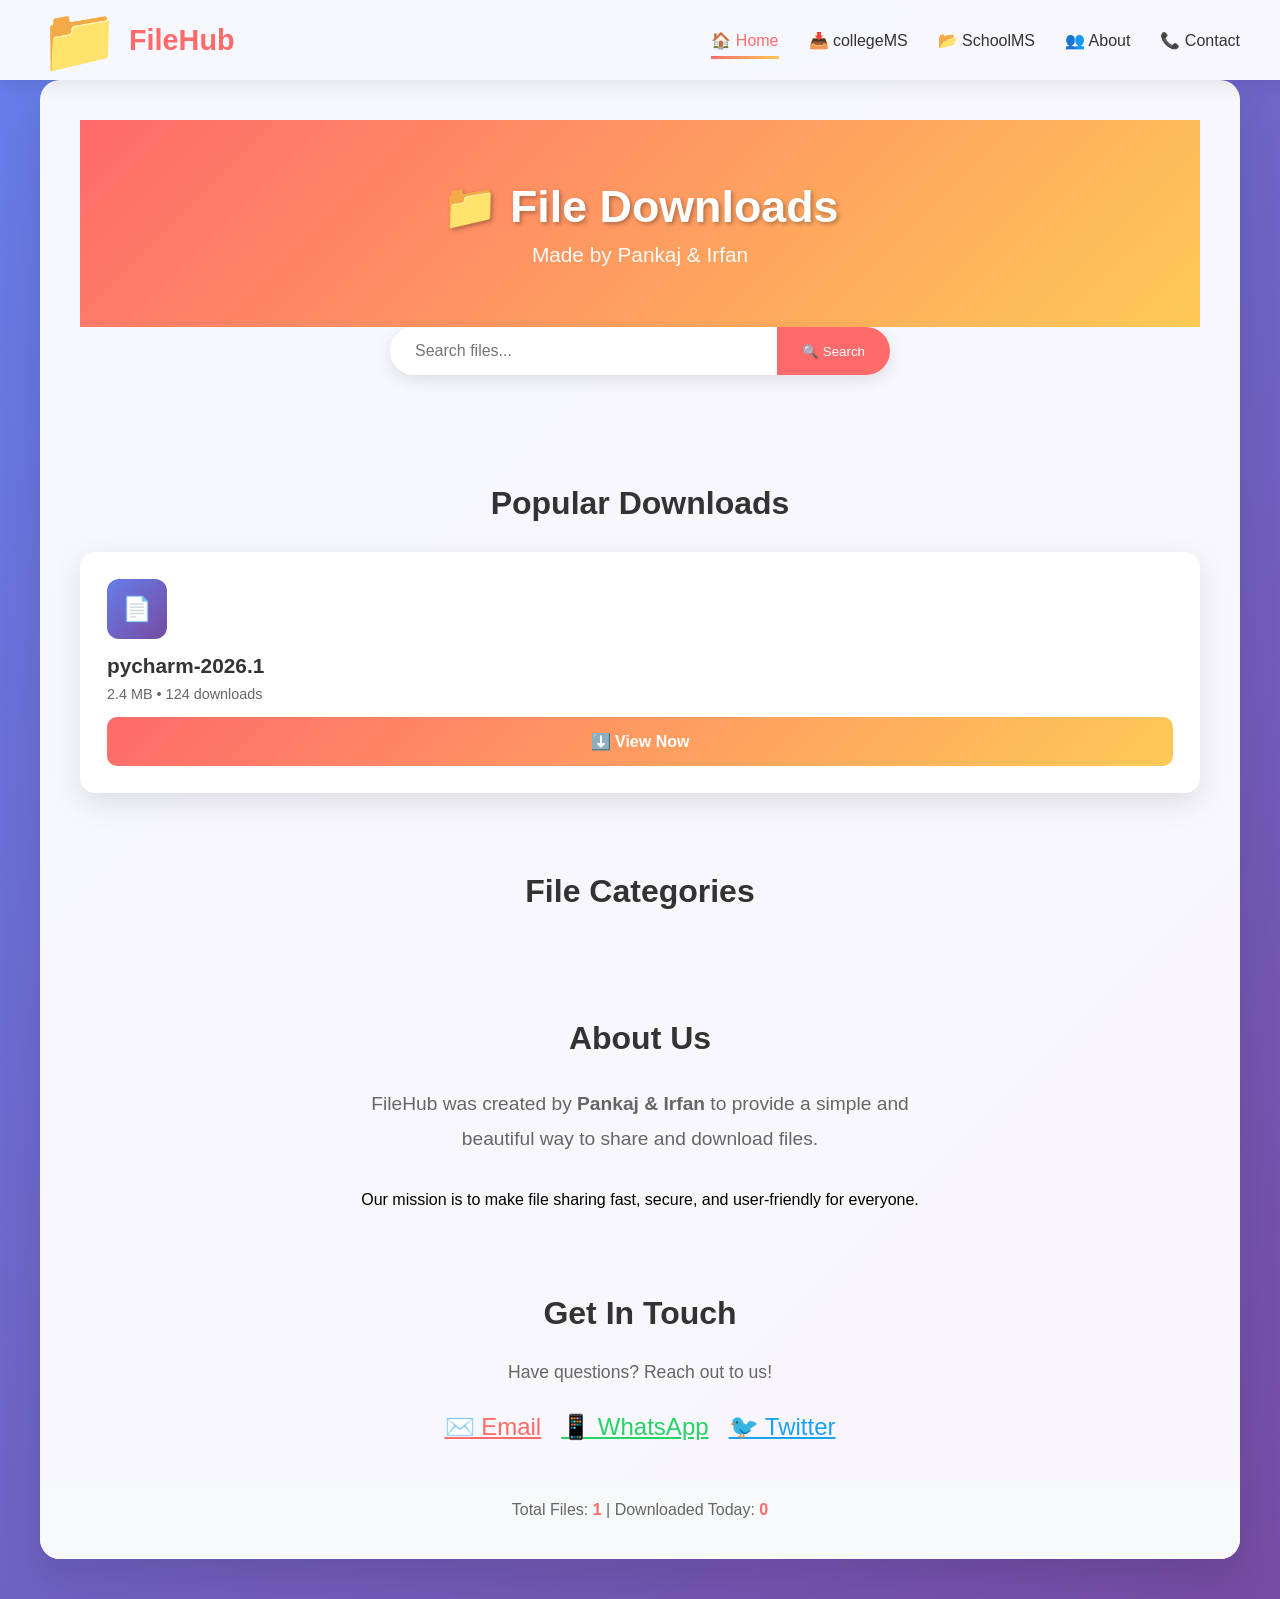
<file: index.html>
<!DOCTYPE html>
<html lang="en">
<head>
    <meta charset="UTF-8">
    <meta name="viewport" content="width=device-width, initial-scale=1.0">
    <title>Pankaj & Irfan File Downloads</title>
    <link rel="stylesheet" href="style/main.css">
</head>
<body>
    <!-- Navigation Bar -->
    <nav class="navbar">
        <div class="nav-container">
            <a href="#" class="logo">
                <span class="logo-icon">📁</span>
                FileHub
            </a>
            <ul class="nav-menu" id="navMenu">
                <li><a href="#home" class="nav-link active" onclick="showSection('home')">🏠 Home</a></li>
                <li><a href="/college_management/" class="nav-link" onclick="collegems">📥 collegeMS</a></li>
                <li><a href="/school_management/" class="nav-link" onclick="schoolms">📂 SchoolMS</a></li>
                <li><a href="#about" class="nav-link" onclick="showSection('about')">👥 About</a></li>
                <li><a href="#contact" class="nav-link" onclick="showSection('contact')">📞 Contact</a></li>
            </ul>
            <div class="nav-toggle" id="navToggle" onclick="toggleMenu()">
                <span></span>
                <span></span>
                <span></span>
            </div>
        </div>
    </nav>

    <div class="container">
        <!-- Home Section -->
        <div id="home" class="section active">
            <div class="header">
                <h1>📁 File Downloads</h1>
                <div class="creators">Made by Pankaj & Irfan</div>
            </div>
            <div class="search-box">
                <input type="text" id="searchInput" placeholder="Search files...">
                <button onclick="searchFiles()">🔍 Search</button>
            </div>
        </div>

        <!-- Downloads Section -->
        <div id="downloads" class="section">
            <h2 class="section-title">Popular Downloads</h2>
            <div class="files-grid" id="filesGrid">
                <!-- Files will be populated by JavaScript -->
            </div>
        </div>

        <!-- Categories Section -->
        <div id="categories" class="section">
            <h2 class="section-title">File Categories</h2>
            <div class="files-grid" id="categoriesGrid">
                <!-- Categories will be populated -->
            </div>
        </div>

        <!-- About Section -->
        <div id="about" class="section">
            <h2 class="section-title">About Us</h2>
            <div style="text-align: center; max-width: 600px; margin: 0 auto; line-height: 1.8;">
                <p style="font-size: 1.2em; color: #666; margin-bottom: 30px;">
                    FileHub was created by <strong>Pankaj & Irfan</strong> to provide a simple and beautiful way to share and download files.
                </p>
                <p>Our mission is to make file sharing fast, secure, and user-friendly for everyone.</p>
            </div>
        </div>

        <!-- Contact Section -->
        <div id="contact" class="section">
            <h2 class="section-title">Get In Touch</h2>
            <div style="text-align: center; max-width: 600px; margin: 0 auto;">
                <p style="font-size: 1.1em; color: #666; margin-bottom: 30px;">
                    Have questions? Reach out to us!
                </p>
                <div style="display: flex; gap: 20px; justify-content: center; flex-wrap: wrap;">
                    <a href="mailto:pankaj@example.com" style="color: #ff6b6b; font-size: 1.5em;">✉️ Email</a>
                    <a href="https://wa.me/1234567890" style="color: #25D366; font-size: 1.5em;">📱 WhatsApp</a>
                    <a href="#" style="color: #1DA1F2; font-size: 1.5em;">🐦 Twitter</a>
                </div>
            </div>
        </div>

        <div class="stats">
            Total Files: <span id="totalFiles">0</span> | 
            Downloaded Today: <span id="downloadsToday">0</span>
        </div>
    </div>

    <script src="script/main.js"></script>
    
</body>
</html>
</file>
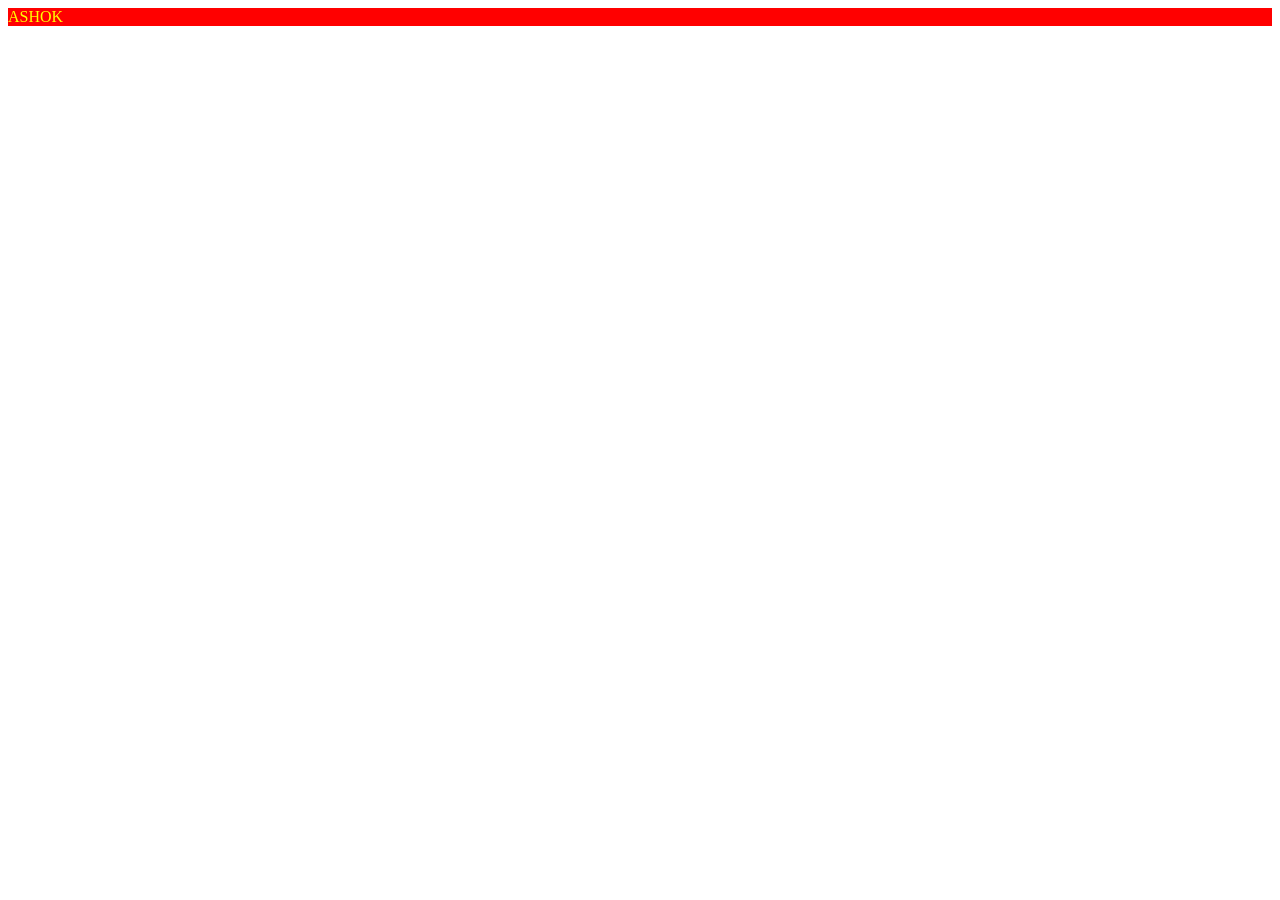
<file: class_html/css1.html>
<html>
    <body>
        <p>ASHOK</p>
    <!-- Code injected by live-server -->
<script>
	// <![CDATA[  <-- For SVG support
	if ('WebSocket' in window) {
		(function () {
			function refreshCSS() {
				var sheets = [].slice.call(document.getElementsByTagName("link"));
				var head = document.getElementsByTagName("head")[0];
				for (var i = 0; i < sheets.length; ++i) {
					var elem = sheets[i];
					var parent = elem.parentElement || head;
					parent.removeChild(elem);
					var rel = elem.rel;
					if (elem.href && typeof rel != "string" || rel.length == 0 || rel.toLowerCase() == "stylesheet") {
						var url = elem.href.replace(/(&|\?)_cacheOverride=\d+/, '');
						elem.href = url + (url.indexOf('?') >= 0 ? '&' : '?') + '_cacheOverride=' + (new Date().valueOf());
					}
					parent.appendChild(elem);
				}
			}
			var protocol = window.location.protocol === 'http:' ? 'ws://' : 'wss://';
			var address = protocol + window.location.host + window.location.pathname + '/ws';
			var socket = new WebSocket(address);
			socket.onmessage = function (msg) {
				if (msg.data == 'reload') window.location.reload();
				else if (msg.data == 'refreshcss') refreshCSS();
			};
			if (sessionStorage && !sessionStorage.getItem('IsThisFirstTime_Log_From_LiveServer')) {
				console.log('Live reload enabled.');
				sessionStorage.setItem('IsThisFirstTime_Log_From_LiveServer', true);
			}
		})();
	}
	else {
		console.error('Upgrade your browser. This Browser is NOT supported WebSocket for Live-Reloading.');
	}
	// ]]>
</script>
</body>
    <head>
        <style>
            p
            {
                background-color:red ;
                color:yellow;
            }
        </style>
    </head>
</html>
</file>
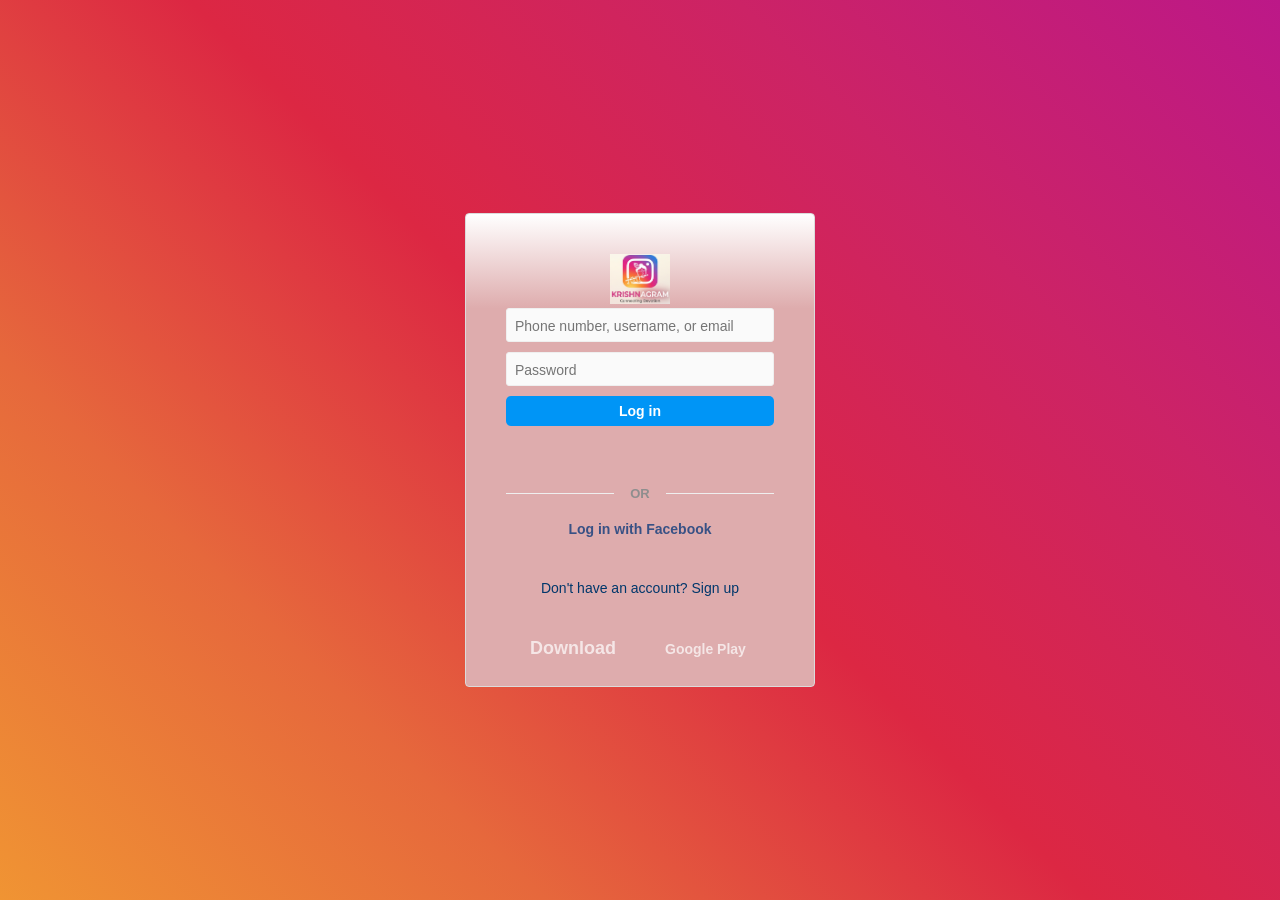
<file: class_html/instagram.html>
<!DOCTYPE html>
<html lang="en">
<head>
    <meta charset="UTF-8">
    <meta name="viewport" content="width=device-width, initial-scale=1.0">
    <title>Instagram</title>
    <style>
        * {
            margin: 0;
            padding: 0;
            box-sizing: border-box;
        }

        body {
            font-family: -apple-system, BlinkMacSystemFont, 'Segoe UI', Roboto, Helvetica, Arial, sans-serif;
            background: linear-gradient(45deg, #f09433 0%, #e6683c 25%, #dc2743 50%, #cc2366 75%, #bc1888 100%);
            min-height: 100vh;
            display: flex;
            align-items: center;
            justify-content: center;
        }

        .login-container {
            background: white;
            border: 1px solid #dbdbdb;
            border-radius: 4px;
            padding: 40px 40px 20px;
            width: 350px;
            display: flex;
            flex-direction: column;
            align-items: center;
        }

        .instagram-logo {
            width: 175px;
            height: 51px;
            background-image: url('[data-uri]');
            background-size: contain;
            background-repeat: no-repeat;
            margin-bottom: 33px;
        }

        .login-form {
            width: 100%;
            margin-bottom: 20px;
        }

        .form-group {
            margin-bottom: 10px;
        }

        .form-group input {
            width: 100%;
            padding: 9px 0 7px 8px;
            border: 1px solid #efefef;
            border-radius: 3px;
            background: #fafafa;
            font-size: 14px;
            outline: none;
            transition: border-color 0.2s;
        }

        .form-group input:focus {
            border-color: #a8a8a8;
            background: white;
        }

        .login-btn {
            width: 100%;
            background: #0095f6;
            color: white;
            border: none;
            border-radius: 5px;
            padding: 7px 0;
            font-weight: 600;
            font-size: 14px;
            cursor: pointer;
            margin-bottom: 20px;
            transition: background 0.2s;
        }

        .login-btn:hover {
            background: #007bb5;
        }

        .divider {
            display: flex;
            align-items: center;
            margin: 20px 0;
            width: 100%;
        }

        .divider::before,
        .divider::after {
            content: '';
            flex: 1;
            height: 1px;
            background: #efefef;
        }

        .divider span {
            padding: 0 16px;
            color: #8e8e8e;
            font-size: 13px;
            font-weight: 600;
        }

        .facebook-login {
            color: #385185;
            font-size: 14px;
            font-weight: 600;
            text-decoration: none;
            margin-bottom: 23px;
            display: block;
            text-align: center;
        }

        .facebook-login:hover {
            text-decoration: underline;
        }

        .signup-link {
            color: #00376B;
            font-size: 14px;
            text-decoration: none;
            margin-top: 20px;
        }

        .signup-link:hover {
            text-decoration: underline;
        }

        .app-download {
            margin-top: 30px;
            display: flex;
            gap: 10px;
        }

        .app-download img {
            width: 120px;
            height: auto;
            opacity: 0.7;
            transition: opacity 0.2s;
        }

        .app-download img:hover {
            opacity: 1;
        }

        @media (max-width: 450px) {
            .login-container {
                border: none;
                border-radius: 0;
                width: 100%;
                max-width: 350px;
                margin: 0 20px;
            }
        }
    </style>
</head>
<body>
    <div class="login-container" style="background: linear-gradient(white, rgb(222, 172, 173),rgb(222, 172, 173), rgb(222, 172, 173),  rgb(222, 172, 173), rgb(222, 172, 173) );;">
        <div ><img src="image_b1addf07 (1).png" width="60px" height="50px" ></div>
        
        <form class="login-form">
            <div class="form-group">
                <input type="text" placeholder="Phone number, username, or email" autocomplete="username">
            </div>
            <div class="form-group">
                <input type="password" placeholder="Password" autocomplete="current-password">
            </div>
            <button type="submit" class="login-btn">Log in</button>
        </form>

        <div class="divider">
            <span>OR</span>
        </div>

        <a href="#" class="facebook-login">Log in with Facebook</a>

        <a href="#" class="signup-link">Don't have an account? Sign up</a>

        <div class="app-download">
            <img src="[data-uri]" alt="App Store">
            <img src="[data-uri]" alt="Google Play">
        </div>
    </div>
</body>
</html>
</file>
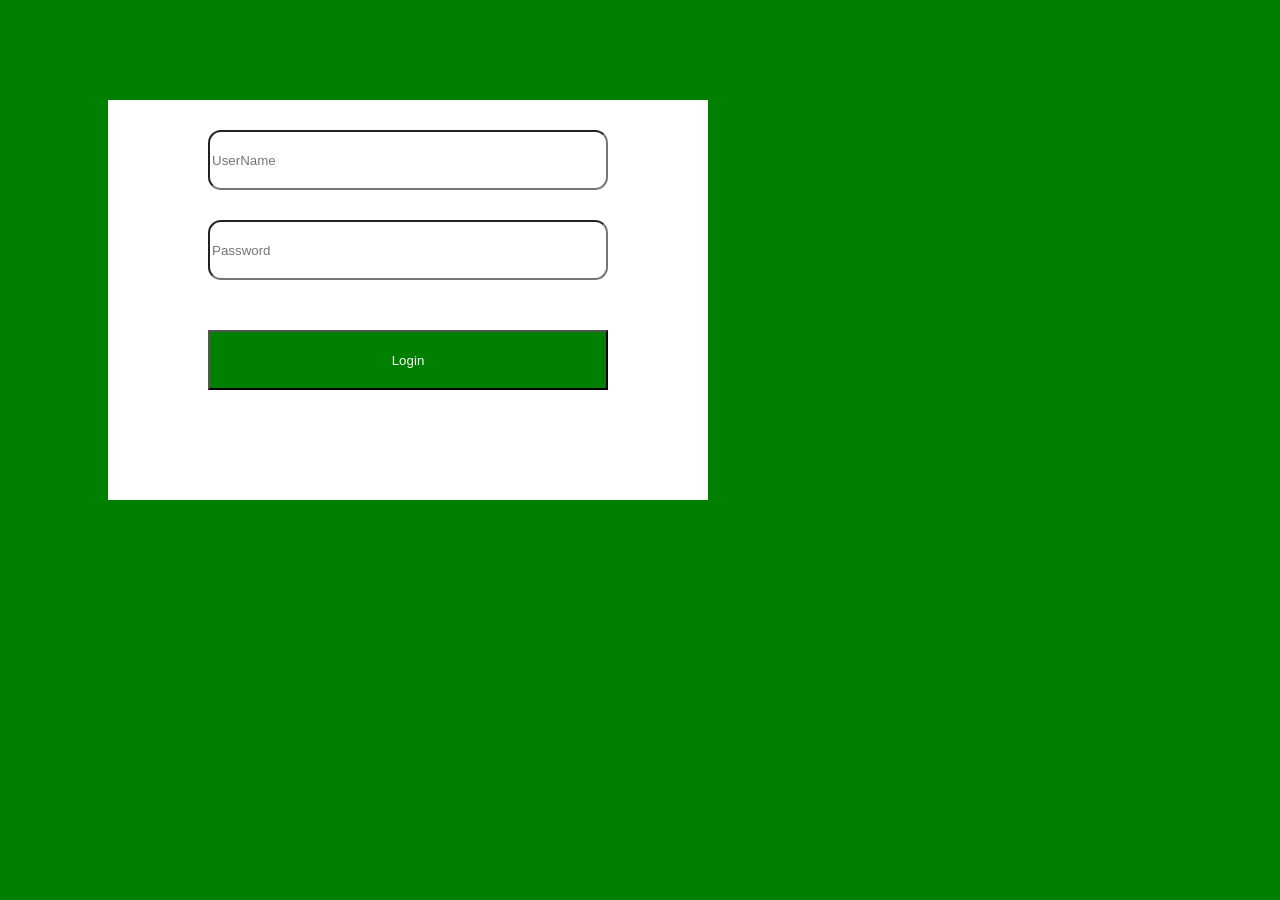
<file: class_html/logic.html>
<html><head></head><body class="body">
            <div class="box">
    <input type="text" placeholder="UserName" class="txt1">
<input type="password" placeholder="Password" class="txt2">
<input type="button" value="Login" class="btn">

            </div>
    <!-- Code injected by live-server -->


    <style>
        .btn
        {
            width: 400px;
            height: 60px;
            background-color: green;
            color: white;
            margin-top: 50px;
            margin-left: 100px;
        }
        .txt2
        {
            width:400px;
            height: 60px;
            margin-top: 30px;
            margin-left: 100px;
            border-radius: 13px;
        }
        .txt1
        {
            width: 400px;
            height: 60px;
            margin-left: 100px;
            margin-top: 30px;
            border-radius: 13px;
        }
        .box
        {
            width: 600px;
            height:400px ;
            background-color: white;
            margin-top: 100px;
            margin-left: 100px;

        }
            .body
            {
                background-color:green ;
            }


    </style>
</body></html>
</file>
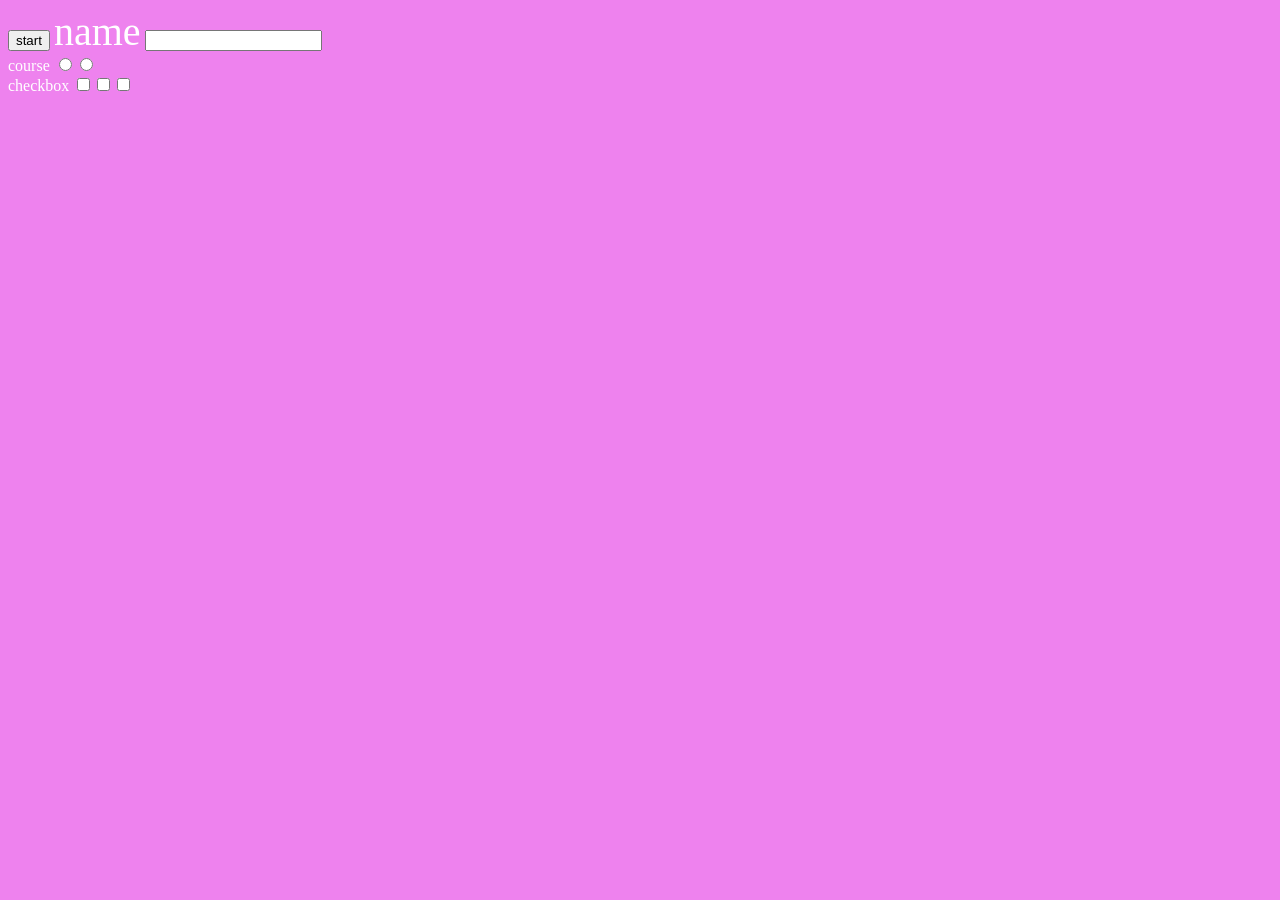
<file: class_html/p4.html>
<!DOCTYPE html>
<html lang="en">
<head>
    <script >
function redir(){
    localStorage.setItem("username", "Alex");
    window.location.href = "p5.html";
    console.log("hrejhj");

}
// var web=document.getElementById("redir")
// web.onclick(function(){console.log(web.outerHTML)})

</script>
    
    <title></title>
</head>

<body style="background-color:violet">
    <button id="redir" onclick="redir()">start</button>
    <font style="color: white; font-size: 40px;">name</font> <input type="text"><br>
    <font style="color: white;">course</font> <input name="cour" type ="radio"><input name="cour" type ="radio"><br>
    <font style="color: white;">checkbox</font> <input type="checkbox" ><input type="checkbox" ><input type="checkbox" >
    

    
  <!-- <button type="submit">Go</button> -->
    </form>
</body>
</html>
</file>
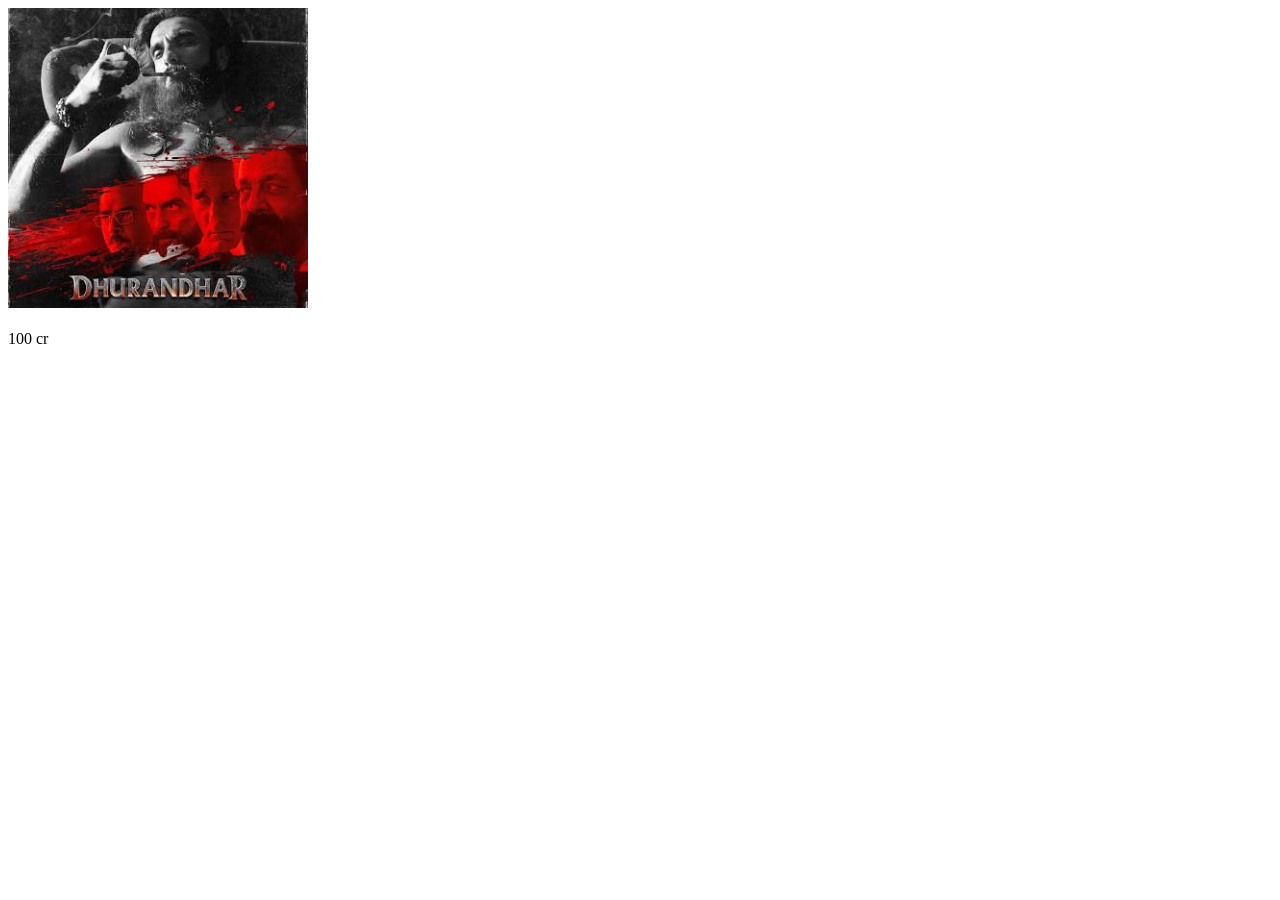
<file: class_html/p6.html>
<!DOCTYPE html>
<html lang="en">
<head>
    
    <title>Document</title>
  
</head>
<body>
    <img src="movie_img.jpg" height="300px" width="300px"> <br>

    <font id="movie_name">dhurundhar</font><br>
    <font id="collection">100 cr</font><br>
    <!-- <font id ="c" -->
  <script>
        const movie_name = localStorage.getItem("movie_name");
        console.log(movie_name);
        document.getElementById("movie_name").innerHTML=movie_name;
        
    </script>
</body>
</html>
</file>
<file: style/main.css>
* {
            margin: 0;
            padding: 0;
            box-sizing: border-box;
        }

        body {
            font-family: 'Arial', sans-serif;
            background: linear-gradient(135deg, #667eea 0%, #764ba2 100%);
            min-height: 100vh;
            padding-top: 80px;
        }

        /* Navigation Bar */
        .navbar {
            position: fixed;
            top: 0;
            width: 100%;
            background: rgba(255, 255, 255, 0.95);
            backdrop-filter: blur(10px);
            box-shadow: 0 2px 20px rgba(0,0,0,0.1);
            z-index: 1000;
            padding: 0 20px;
        }

        .nav-container {
            max-width: 1200px;
            margin: 0 auto;
            display: flex;
            justify-content: space-between;
            align-items: center;
            height: 80px;
        }

        .logo {
            display: flex;
            align-items: center;
            font-size: 1.8em;
            font-weight: bold;
            color: #ff6b6b;
            text-decoration: none;
        }

        .logo-icon {
            font-size: 2.2em;
            margin-right: 10px;
        }

        .nav-menu {
            display: flex;
            list-style: none;
            gap: 30px;
        }

        .nav-link {
            color: #333;
            text-decoration: none;
            font-weight: 500;
            padding: 10px 0;
            position: relative;
            transition: color 0.3s;
        }

        .nav-link:hover,
        .nav-link.active {
            color: #ff6b6b;
        }

        .nav-link::after {
            content: '';
            position: absolute;
            bottom: 0;
            left: 0;
            width: 0;
            height: 3px;
            background: linear-gradient(135deg, #ff6b6b, #feca57);
            transition: width 0.3s;
        }

        .nav-link:hover::after,
        .nav-link.active::after {
            width: 100%;
        }

        .nav-toggle {
            display: none;
            flex-direction: column;
            cursor: pointer;
            gap: 5px;
        }

        .nav-toggle span {
            width: 25px;
            height: 3px;
            background: #333;
            transition: 0.3s;
        }

        .container {
            max-width: 1200px;
            margin: 0 auto;
            background: rgba(255, 255, 255, 0.95);
            border-radius: 20px;
            box-shadow: 0 20px 40px rgba(0,0,0,0.1);
            overflow: hidden;
            margin-bottom: 40px;
        }

        .header {
            background: linear-gradient(135deg, #ff6b6b, #feca57);
            color: white;
            text-align: center;
            padding: 60px 20px 40px;
        }

        .header h1 {
            font-size: 2.8em;
            margin-bottom: 10px;
            text-shadow: 2px 2px 4px rgba(0,0,0,0.3);
        }

        .creators {
            font-size: 1.3em;
            opacity: 0.95;
            margin-bottom: 20px;
        }

        .search-box {
            max-width: 500px;
            margin: 0 auto 30px;
            display: flex;
            background: white;
            border-radius: 50px;
            box-shadow: 0 5px 15px rgba(0,0,0,0.1);
            overflow: hidden;
        }

        .search-box input {
            flex: 1;
            padding: 15px 25px;
            border: none;
            font-size: 16px;
            outline: none;
        }

        .search-box button {
            padding: 15px 25px;
            background: #ff6b6b;
            color: white;
            border: none;
            cursor: pointer;
            transition: background 0.3s;
        }

        .search-box button:hover {
            background: #ff5252;
        }

        .section {
            padding: 40px;
        }

        .section-title {
            font-size: 2em;
            color: #333;
            margin-bottom: 30px;
            text-align: center;
        }

        .files-grid {
            display: grid;
            grid-template-columns: repeat(auto-fit, minmax(300px, 1fr));
            gap: 25px;
        }

        .file-card {
            background: white;
            border-radius: 15px;
            padding: 25px;
            box-shadow: 0 10px 30px rgba(0,0,0,0.1);
            transition: all 0.3s ease;
            border: 2px solid transparent;
        }

        .file-card:hover {
            transform: translateY(-5px);
            box-shadow: 0 20px 40px rgba(0,0,0,0.15);
            border-color: #ff6b6b;
        }

        .file-icon {
            width: 60px;
            height: 60px;
            background: linear-gradient(135deg, #667eea, #764ba2);
            border-radius: 12px;
            display: flex;
            align-items: center;
            justify-content: center;
            color: white;
            font-size: 24px;
            margin-bottom: 15px;
        }

        .file-info h3 {
            color: #333;
            margin-bottom: 8px;
            font-size: 1.3em;
        }

        .file-size {
            color: #666;
            font-size: 0.9em;
            margin-bottom: 15px;
        }

        .download-btn {
            width: 100%;
            padding: 15px;
            background: linear-gradient(135deg, #ff6b6b, #feca57);
            color: white;
            border: none;
            border-radius: 10px;
            font-size: 16px;
            font-weight: bold;
            cursor: pointer;
            transition: all 0.3s;
            text-decoration: none;
            display: inline-block;
            text-align: center;
        }

        .download-btn:hover {
            transform: scale(1.05);
            box-shadow: 0 10px 25px rgba(255, 107, 107, 0.4);
        }

        .stats {
            text-align: center;
            padding: 20px 40px 40px;
            background: #f8f9fa;
            color: #666;
        }

        .stats span {
            font-weight: bold;
            color: #ff6b6b;
        }

        /* Mobile Menu */
        @media (max-width: 768px) {
            .nav-menu {
                position: fixed;
                left: -100%;
                top: 80px;
                flex-direction: column;
                background-color: rgba(255, 255, 255, 0.98);
                width: 100%;
                text-align: center;
                transition: 0.3s;
                box-shadow: 0 10px 27px rgba(0,0,0,0.05);
                padding: 20px 0;
            }

            .nav-menu.active {
                left: 0;
            }

            .nav-toggle {
                display: flex;
            }

            .files-grid {
                grid-template-columns: 1fr;
                padding: 20px;
            }
            
            .header h1 {
                font-size: 2em;
            }

            .section {
                padding: 20px;
            }
        }
</file>
